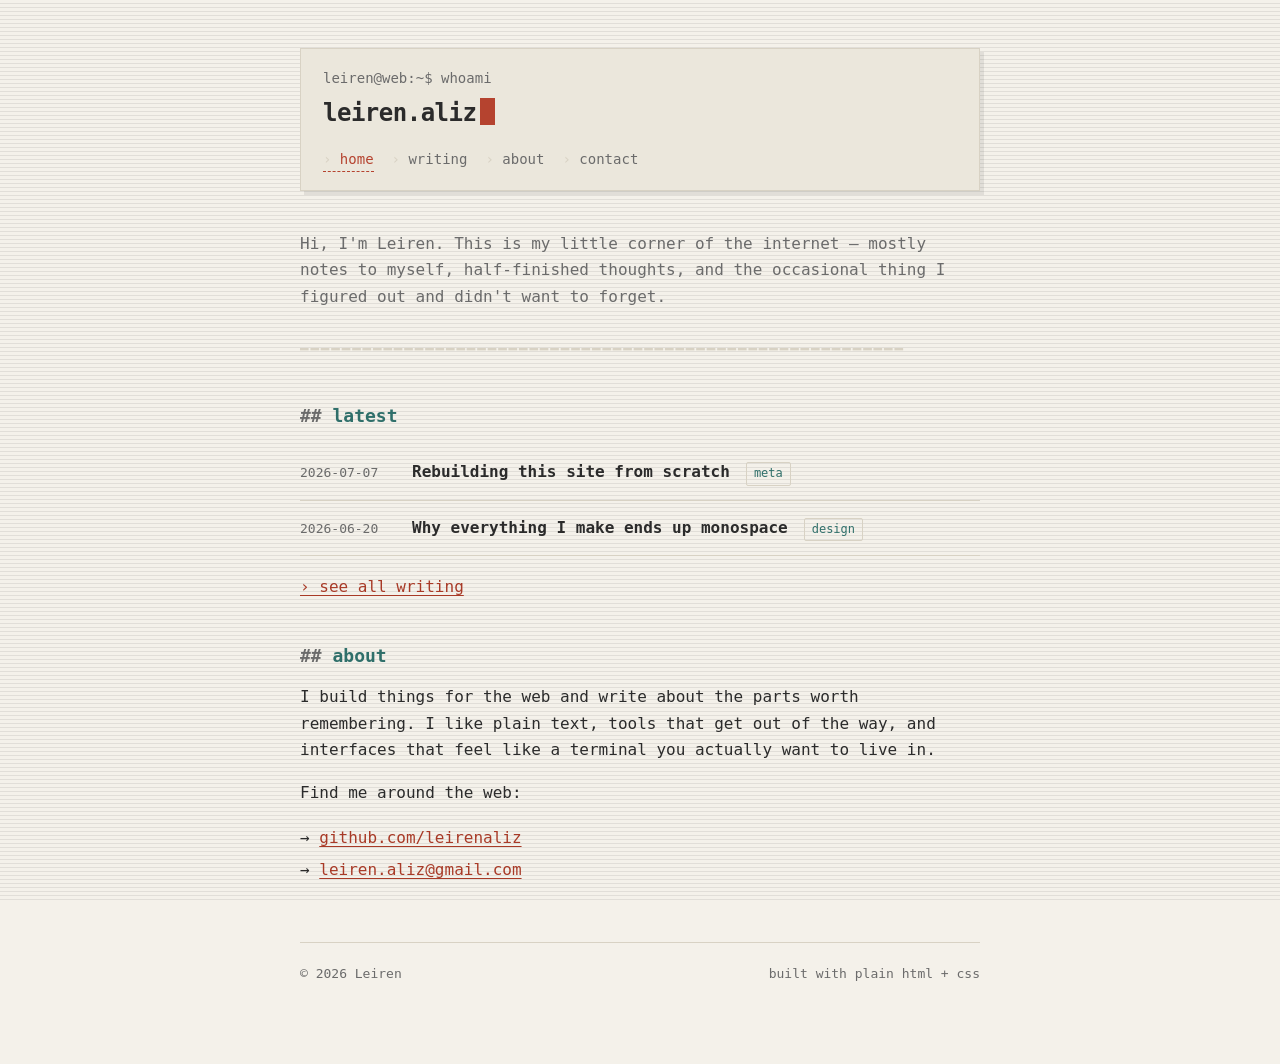
<file: index.html>
<!DOCTYPE html>
<html lang="en">
<head>
  <meta charset="utf-8" />
  <meta name="viewport" content="width=device-width, initial-scale=1" />
  <title>leiren.aliz — writing</title>
  <meta name="description" content="Notes and writing by Leiren. A small monospace corner of the web." />
  <meta name="color-scheme" content="light dark" />
  <link href="styles.css" rel="stylesheet" type="text/css" />
</head>

<body>
  <div class="wrap">

    <header class="masthead">
      <span class="prompt">leiren@web:~$ whoami</span>
      <h1>leiren.aliz<span class="cursor" aria-hidden="true"></span></h1>
      <nav class="topnav" aria-label="Primary">
        <a href="index.html" aria-current="page">home</a>
        <a href="blog.html">writing</a>
        <a href="#about">about</a>
        <a href="mailto:leiren.aliz@gmail.com">contact</a>
      </nav>
    </header>

    <main>
      <p class="lead">
        Hi, I'm Leiren. This is my little corner of the internet — mostly
        notes to myself, half-finished thoughts, and the occasional thing
        I figured out and didn't want to forget.
      </p>

      <div class="ascii-rule" aria-hidden="true">━━━━━━━━━━━━━━━━━━━━━━━━━━━━━━━━━━━━━━━━━━━━━━━━━━━━━━━━━━</div>

      <h2>latest</h2>
      <ul class="postlist">
        <li>
          <time datetime="2026-07-07">2026-07-07</time>
          <a class="title" href="posts/hello-again.html">Rebuilding this site from scratch</a>
          <span class="tag">meta</span>
        </li>
        <li>
          <time datetime="2026-06-20">2026-06-20</time>
          <a class="title" href="posts/on-monospace.html">Why everything I make ends up monospace</a>
          <span class="tag">design</span>
        </li>
      </ul>

      <p style="margin-top:18px;">
        <a href="blog.html">› see all writing</a>
      </p>

      <h2 id="about">about</h2>
      <p>
        I build things for the web and write about the parts worth
        remembering. I like plain text, tools that get out of the way,
        and interfaces that feel like a terminal you actually want to
        live in.
      </p>
      <p>
        Find me around the web:
      </p>
      <ul class="plain" style="line-height:2;">
        <li>→ <a href="https://github.com/leirenaliz">github.com/leirenaliz</a></li>
        <li>→ <a href="mailto:leiren.aliz@gmail.com">leiren.aliz@gmail.com</a></li>
      </ul>
    </main>

    <footer class="site">
      <span>© 2026 Leiren</span>
      <span>built with plain html + css</span>
    </footer>

  </div>
</body>
</html>
</file>
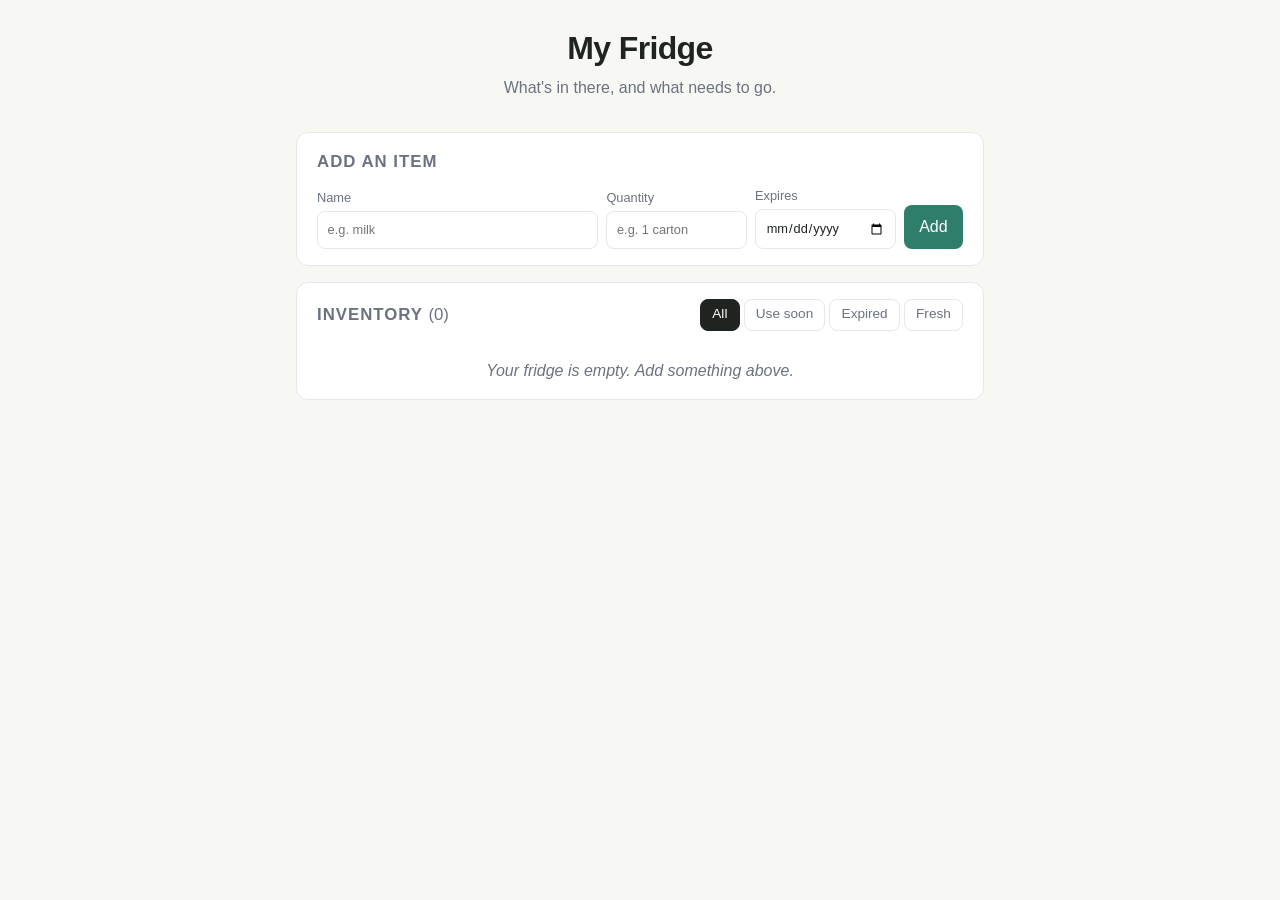
<file: fridge/index.html>
<!DOCTYPE html>
<html lang="en">
<head>
<meta charset="utf-8">
<meta name="viewport" content="width=device-width, initial-scale=1">
<title>My Fridge</title>
<link rel="stylesheet" href="styles.css">
</head>
<body>
<main>
  <header>
    <h1>My Fridge</h1>
    <p class="tagline">What's in there, and what needs to go.</p>
  </header>

  <section class="alerts" id="alerts" hidden>
    <h2>Use soon</h2>
    <ul id="alert-list"></ul>
  </section>

  <section class="add">
    <h2>Add an item</h2>
    <form id="add-form">
      <label>
        Name
        <input type="text" id="name" required placeholder="e.g. milk" autocomplete="off">
      </label>
      <label>
        Quantity
        <input type="text" id="qty" placeholder="e.g. 1 carton" autocomplete="off">
      </label>
      <label>
        Expires
        <input type="date" id="expiry">
      </label>
      <button type="submit">Add</button>
    </form>
  </section>

  <section class="inventory">
    <div class="inventory-header">
      <h2>Inventory <span class="count" id="count">(0)</span></h2>
      <div class="filters">
        <button type="button" class="filter active" data-filter="all">All</button>
        <button type="button" class="filter" data-filter="soon">Use soon</button>
        <button type="button" class="filter" data-filter="expired">Expired</button>
        <button type="button" class="filter" data-filter="fresh">Fresh</button>
      </div>
    </div>
    <ul id="items"></ul>
    <p class="empty" id="empty">Your fridge is empty. Add something above.</p>
  </section>
</main>
<script src="app.js"></script>
</body>
</html>
</file>
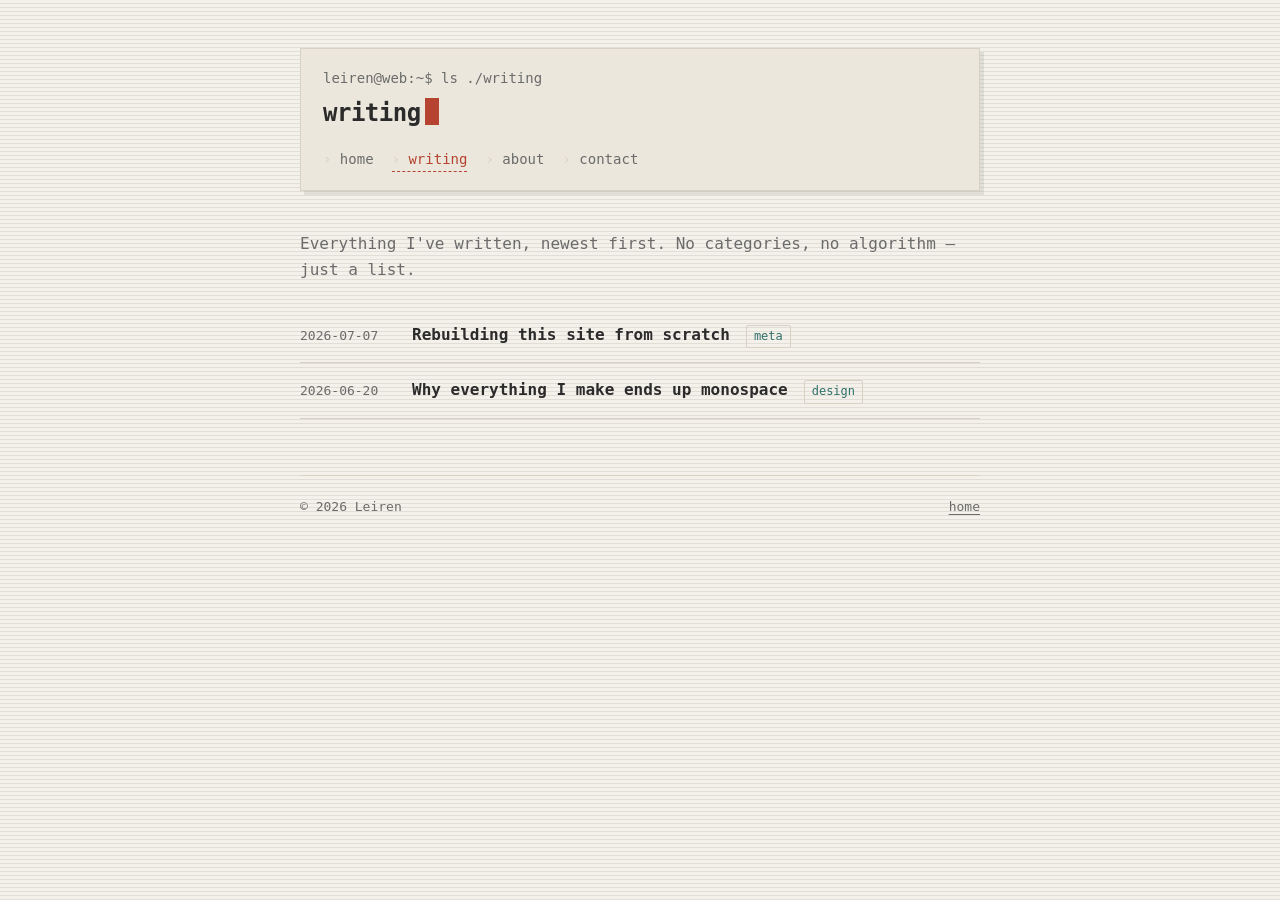
<file: blog.html>
<!DOCTYPE html>
<html lang="en">
<head>
  <meta charset="utf-8" />
  <meta name="viewport" content="width=device-width, initial-scale=1" />
  <title>writing — leiren.aliz</title>
  <meta name="description" content="All writing and notes by Leiren." />
  <meta name="color-scheme" content="light dark" />
  <link href="styles.css" rel="stylesheet" type="text/css" />
</head>

<body>
  <div class="wrap">

    <header class="masthead">
      <span class="prompt">leiren@web:~$ ls ./writing</span>
      <h1>writing<span class="cursor" aria-hidden="true"></span></h1>
      <nav class="topnav" aria-label="Primary">
        <a href="index.html">home</a>
        <a href="blog.html" aria-current="page">writing</a>
        <a href="index.html#about">about</a>
        <a href="mailto:leiren.aliz@gmail.com">contact</a>
      </nav>
    </header>

    <main>
      <p class="lead">
        Everything I've written, newest first. No categories, no
        algorithm — just a list.
      </p>

      <ul class="postlist" style="margin-top:24px;">
        <li>
          <time datetime="2026-07-07">2026-07-07</time>
          <a class="title" href="posts/hello-again.html">Rebuilding this site from scratch</a>
          <span class="tag">meta</span>
        </li>
        <li>
          <time datetime="2026-06-20">2026-06-20</time>
          <a class="title" href="posts/on-monospace.html">Why everything I make ends up monospace</a>
          <span class="tag">design</span>
        </li>
      </ul>
    </main>

    <footer class="site">
      <span>© 2026 Leiren</span>
      <span><a href="index.html">home</a></span>
    </footer>

  </div>
</body>
</html>
</file>
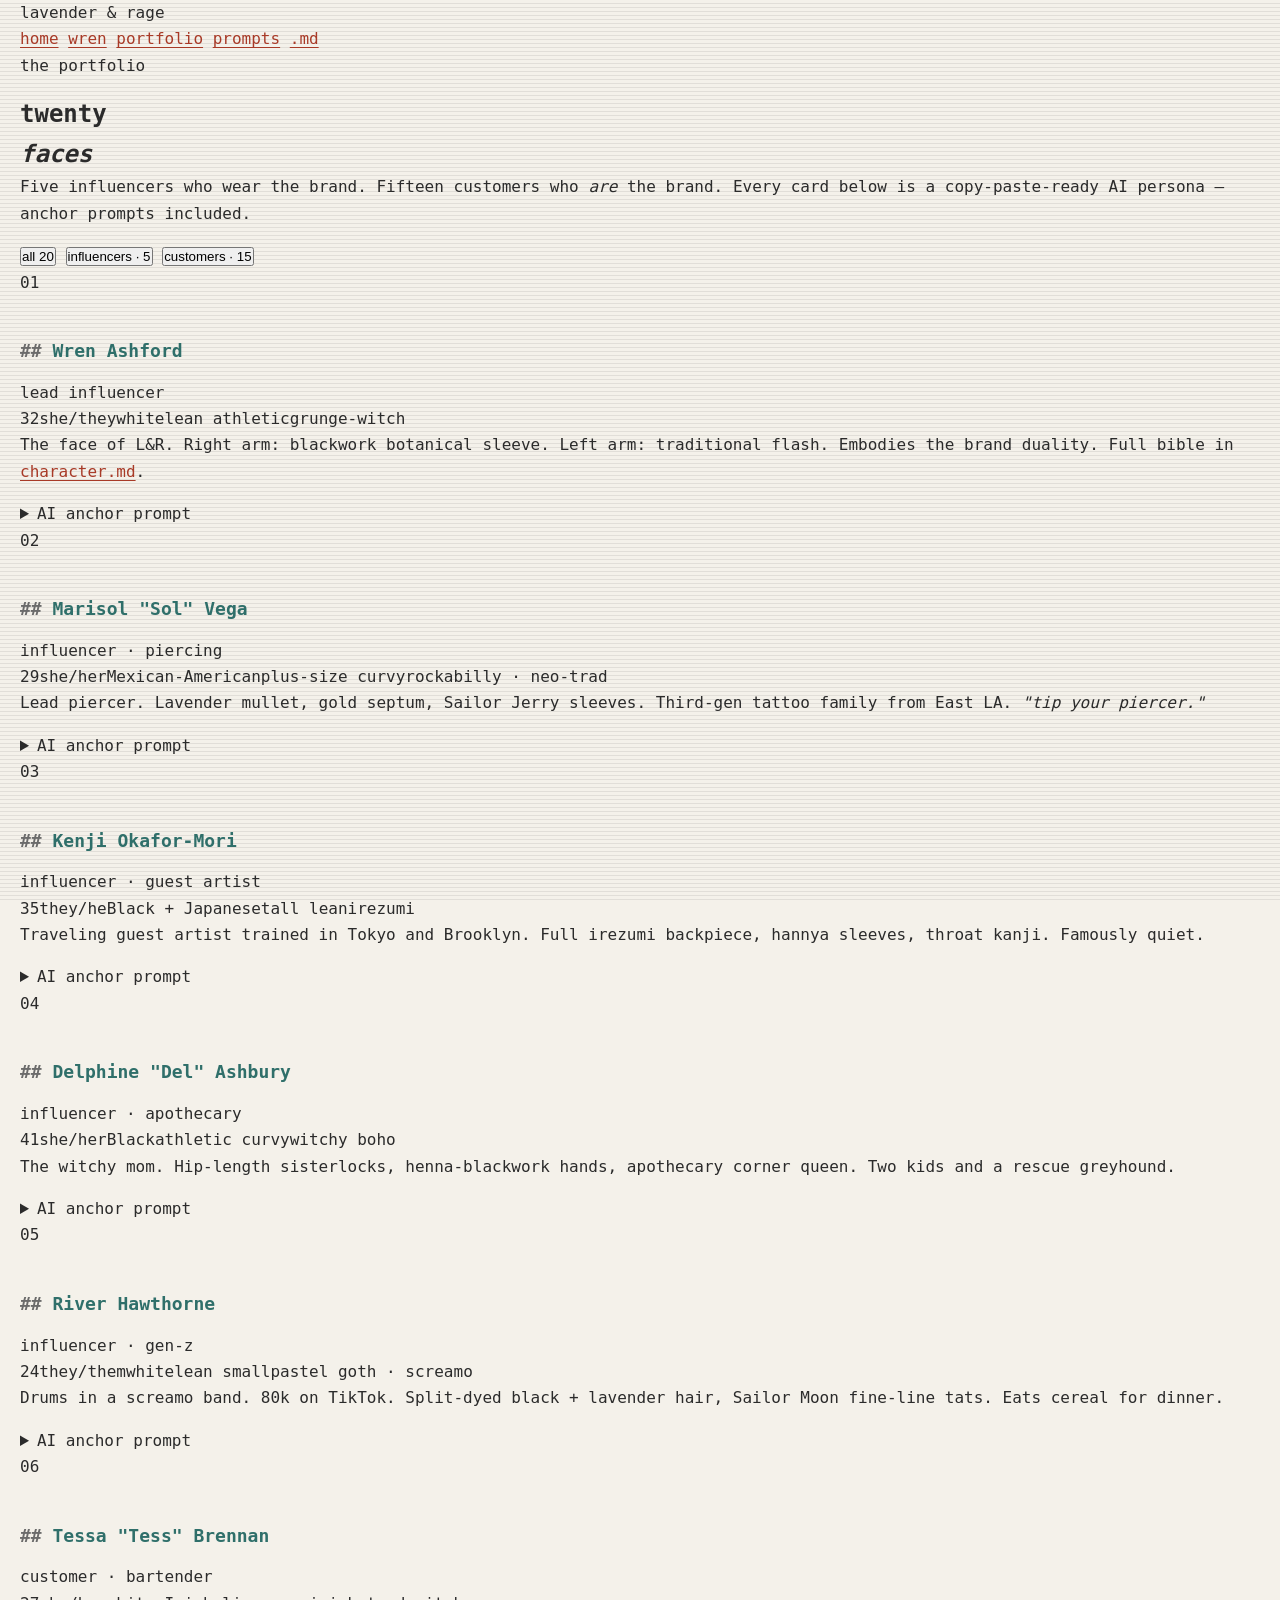
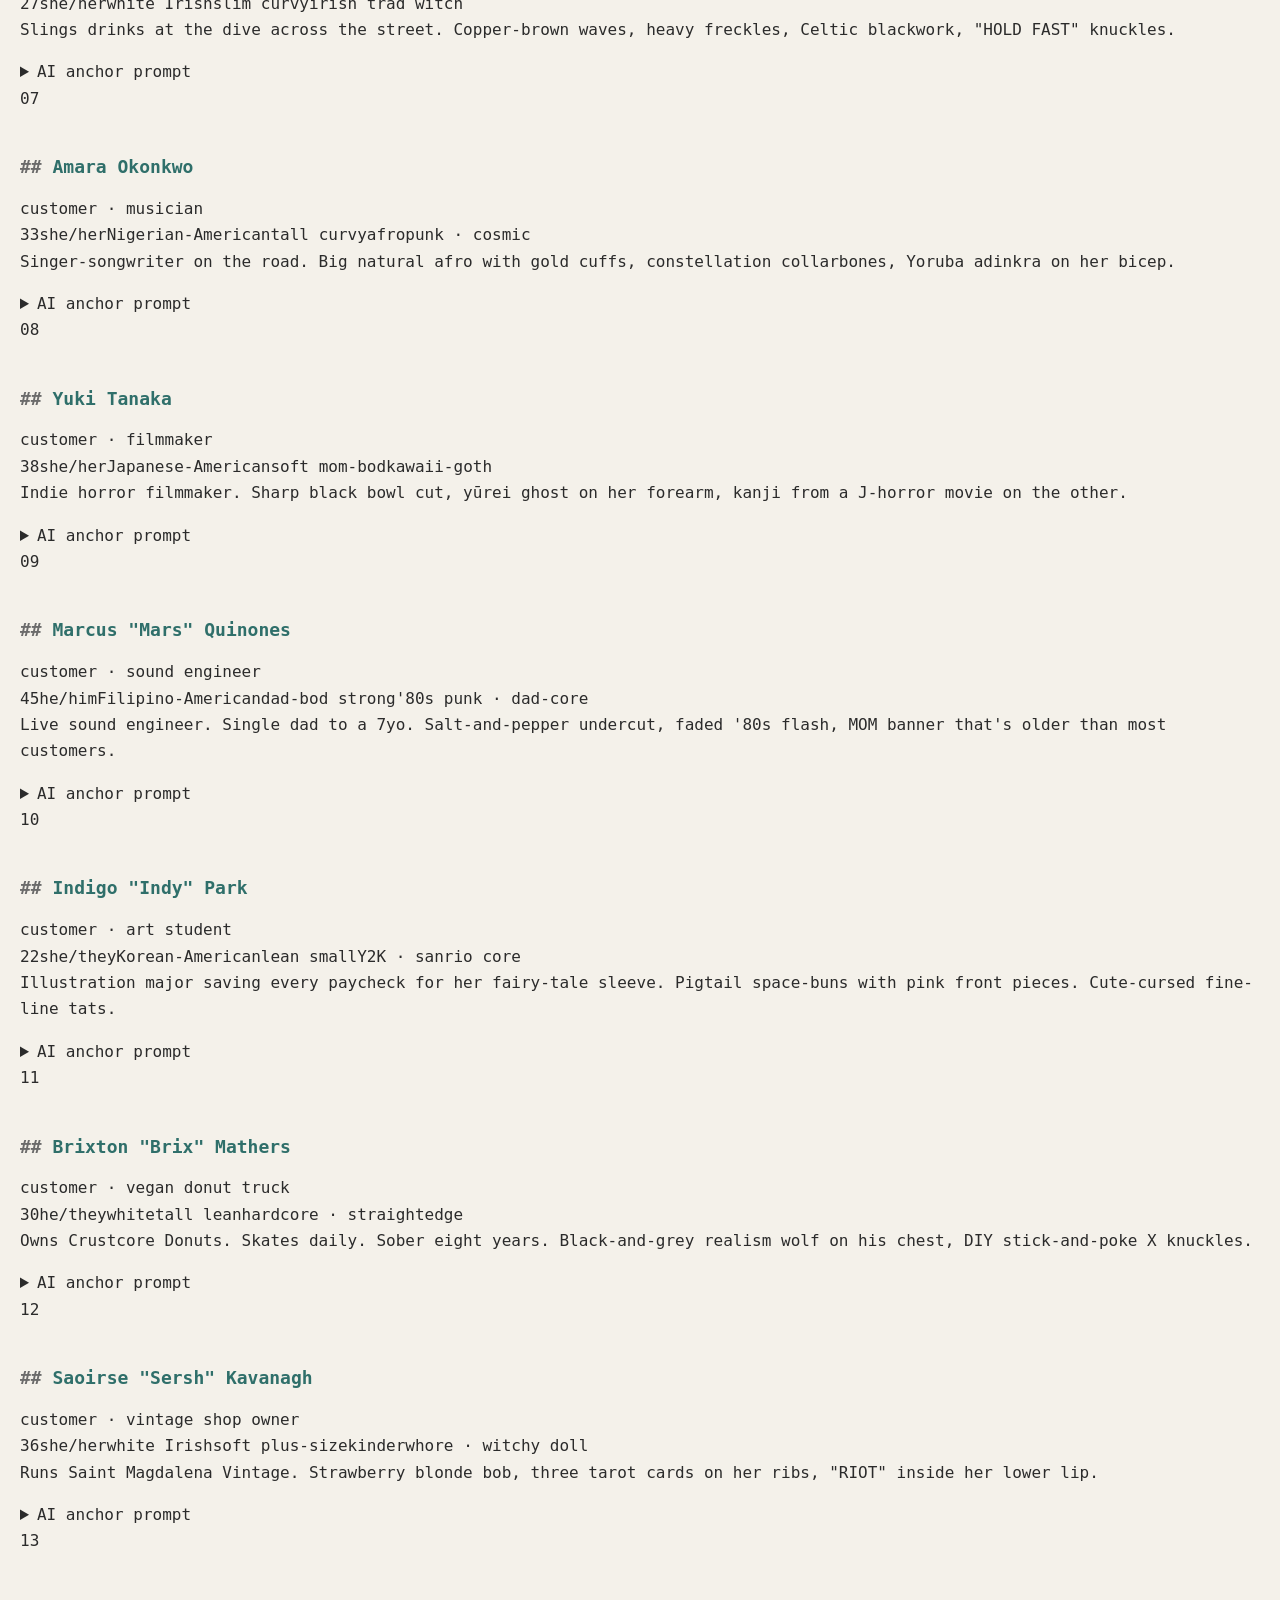
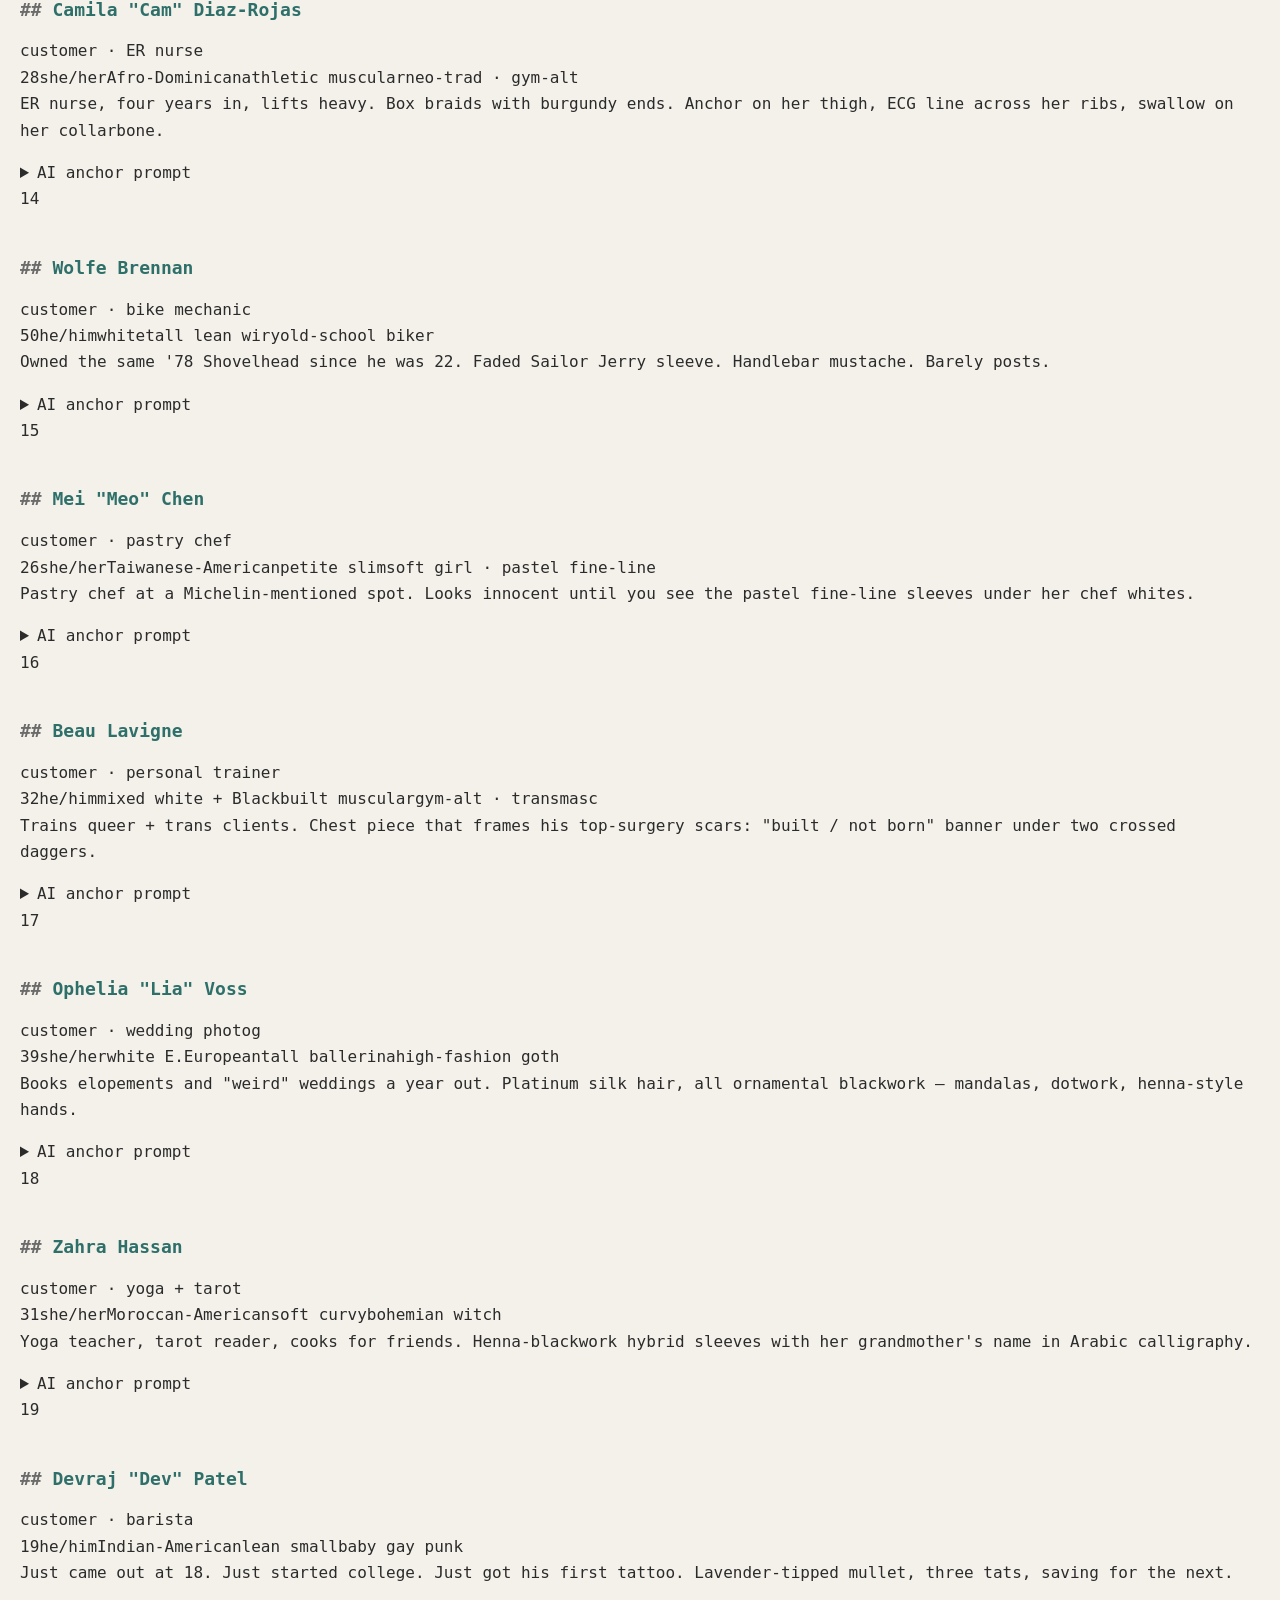
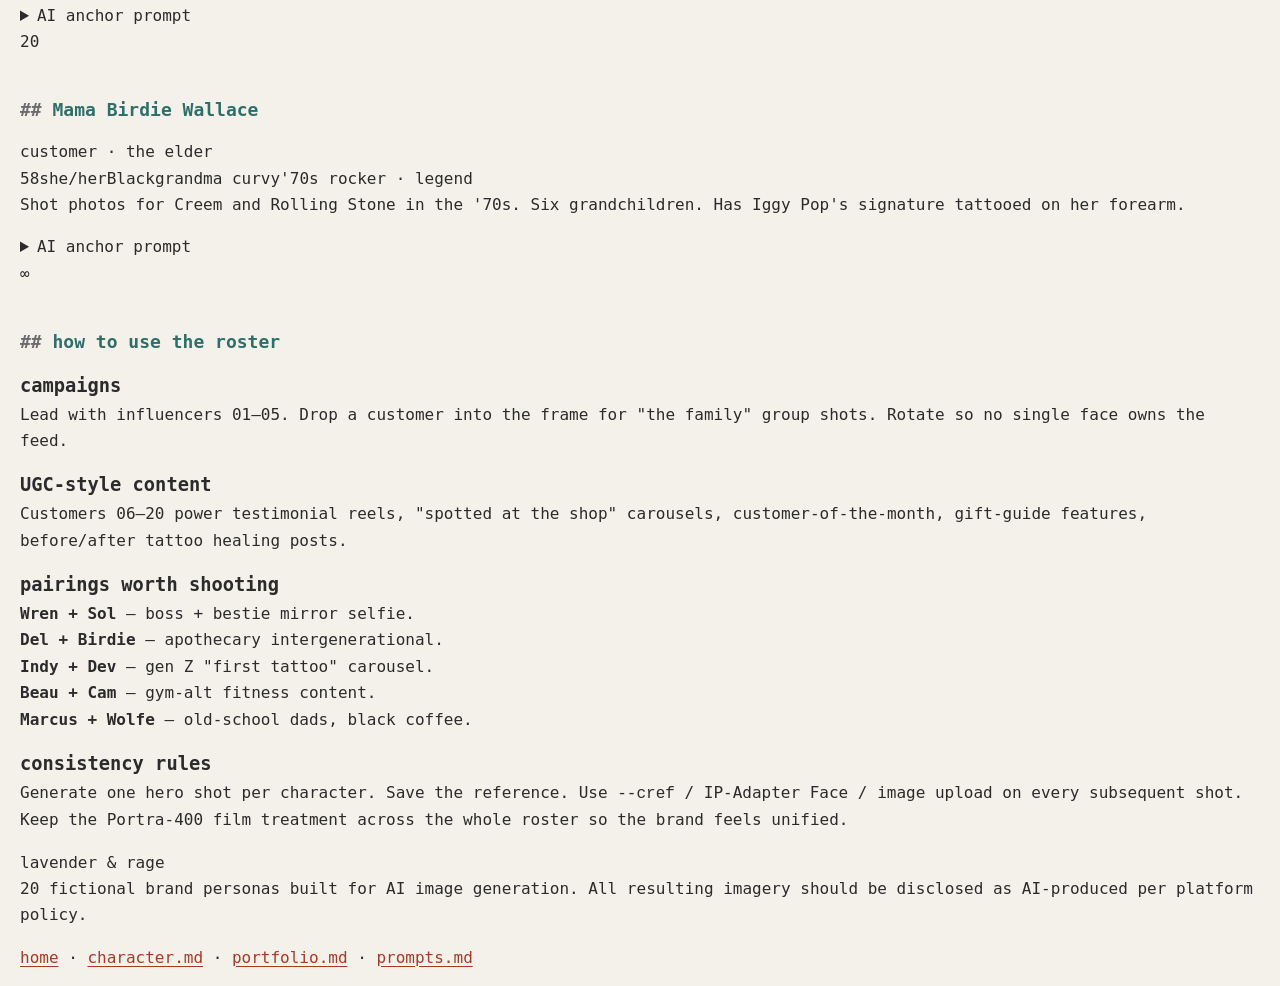
<file: portfolio.html>
<!DOCTYPE html>
<html lang="en">
<head>
  <meta charset="utf-8" />
  <meta name="viewport" content="width=device-width, initial-scale=1" />
  <title>The Portfolio — Lavender & Rage</title>
  <meta name="description" content="20 AI persona references for the Lavender & Rage brand — 5 influencers and 15 customers." />
  <link rel="preconnect" href="https://fonts.googleapis.com">
  <link rel="preconnect" href="https://fonts.gstatic.com" crossorigin>
  <link href="https://fonts.googleapis.com/css2?family=Bebas+Neue&family=Instrument+Serif:ital@0;1&family=Inter:wght@300;400;500;600&display=swap" rel="stylesheet">
  <link href="styles.css" rel="stylesheet" type="text/css">
</head>
<body>

<header class="nav">
  <div class="nav__brand">
    <a href="index.html" style="color:inherit; text-decoration:none;">
      <span class="nav__lavender">lavender</span>
      <span class="nav__amp">&amp;</span>
      <span class="nav__rage">rage</span>
    </a>
  </div>
  <nav class="nav__links">
    <a href="index.html">home</a>
    <a href="index.html#bio">wren</a>
    <a href="portfolio.html" class="nav__active">portfolio</a>
    <a href="index.html#prompts">prompts</a>
    <a href="portfolio.md">.md</a>
  </nav>
</header>

<section class="portfolio-hero">
  <p class="hero__kicker">the portfolio</p>
  <h1 class="hero__name">twenty<br><em>faces</em></h1>
  <p class="hero__lede">
    Five <span class="lav">influencers</span> who wear the brand.
    Fifteen <span class="rage">customers</span> who <em>are</em> the brand.
    Every card below is a copy-paste-ready AI persona — anchor prompts included.
  </p>
  <div class="filter-bar">
    <button class="filter-btn filter-btn--active" data-filter="all">all 20</button>
    <button class="filter-btn" data-filter="influencer">influencers · 5</button>
    <button class="filter-btn" data-filter="customer">customers · 15</button>
  </div>
</section>

<section class="portfolio-grid" id="grid">

<!-- ============ INFLUENCERS ============ -->

<article class="persona" data-role="influencer">
  <div class="persona__head">
    <span class="persona__num">01</span>
    <div class="persona__title">
      <h2>Wren Ashford</h2>
      <span class="persona__role persona__role--inf">lead influencer</span>
    </div>
  </div>
  <div class="persona__tags">
    <span>32</span><span>she/they</span><span>white</span><span>lean athletic</span><span>grunge-witch</span>
  </div>
  <p class="persona__pitch">
    The face of L&amp;R. Right arm: blackwork botanical sleeve. Left arm: traditional flash.
    Embodies the brand duality. Full bible in <a href="character.md">character.md</a>.
  </p>
  <details class="persona__prompt">
    <summary>AI anchor prompt</summary>
    <pre><code>See character.md for full anchor block — too detailed for a card. Use that one verbatim.</code></pre>
  </details>
</article>

<article class="persona" data-role="influencer">
  <div class="persona__head">
    <span class="persona__num">02</span>
    <div class="persona__title">
      <h2>Marisol "Sol" Vega</h2>
      <span class="persona__role persona__role--inf">influencer · piercing</span>
    </div>
  </div>
  <div class="persona__tags">
    <span>29</span><span>she/her</span><span>Mexican-American</span><span>plus-size curvy</span><span>rockabilly · neo-trad</span>
  </div>
  <p class="persona__pitch">
    Lead piercer. Lavender mullet, gold septum, Sailor Jerry sleeves. Third-gen tattoo family from East LA. <em>"tip your piercer."</em>
  </p>
  <details class="persona__prompt">
    <summary>AI anchor prompt</summary>
    <pre><code>29-year-old Mexican-American woman, plus-size curvy hourglass build, warm tan skin with golden undertone, dark almond eyes with sharp black winged liner, full lips with red matte lipstick, deep dimples, shoulder-length lavender mullet with dark roots and soft side bangs, gold septum clicker hoop, double helix piercings, smiley piercing. Heavily tattooed in Sailor Jerry American traditional style — sugar skulls, roses, dagger pin-ups, swallows in red and black ink — "MIJA" old-english across right knuckles. Wearing high-waist cherry-print shorts and oxblood ribbed crop tank, large gold doorknocker hoop earrings. Confident smiling expression.</code></pre>
  </details>
</article>

<article class="persona" data-role="influencer">
  <div class="persona__head">
    <span class="persona__num">03</span>
    <div class="persona__title">
      <h2>Kenji Okafor-Mori</h2>
      <span class="persona__role persona__role--inf">influencer · guest artist</span>
    </div>
  </div>
  <div class="persona__tags">
    <span>35</span><span>they/he</span><span>Black + Japanese</span><span>tall lean</span><span>irezumi</span>
  </div>
  <p class="persona__pitch">
    Traveling guest artist trained in Tokyo and Brooklyn. Full irezumi backpiece, hannya sleeves, throat kanji. Famously quiet.
  </p>
  <details class="persona__prompt">
    <summary>AI anchor prompt</summary>
    <pre><code>35-year-old mixed-race Black and Japanese non-binary person, tall lean wiry build, rich brown skin, sharp cheekbones, dark almond eyes, thick straight brows, neat short black beard, shaved head with deep undercut fade. Surgical-steel septum ring, double lip piercings (snakebites). Heavily tattooed in traditional Japanese irezumi style — koi-to-dragon backpiece, sleeves of waves, peonies, hannya masks, tattooed hands and throat. Wearing a fitted black sleeveless henley, gold chain stack, silver thumb rings. Calm focused expression.</code></pre>
  </details>
</article>

<article class="persona" data-role="influencer">
  <div class="persona__head">
    <span class="persona__num">04</span>
    <div class="persona__title">
      <h2>Delphine "Del" Ashbury</h2>
      <span class="persona__role persona__role--inf">influencer · apothecary</span>
    </div>
  </div>
  <div class="persona__tags">
    <span>41</span><span>she/her</span><span>Black</span><span>athletic curvy</span><span>witchy boho</span>
  </div>
  <p class="persona__pitch">
    The witchy mom. Hip-length sisterlocks, henna-blackwork hands, apothecary corner queen. Two kids and a rescue greyhound.
  </p>
  <details class="persona__prompt">
    <summary>AI anchor prompt</summary>
    <pre><code>41-year-old Black woman, athletic curvy build, deep brown glowing skin with freckles across cheekbones, wide-set warm brown eyes, full lips. Hip-length sisterlocks with deep aubergine-black dyed tips, half-up with a silk bandana. Gold septum hoop, gold nostril stud, single conch hoop, multiple gold lobe studs. Henna-style blackwork tattoos covering both hands and flowing up forearms, crescent moon under right collarbone, fine-line spine tattoo. Wearing linen wide-leg pants and a dusty-lavender ribbed tank top tucked in, layered gold chains, stack of brass bangles. Warm grounded smile.</code></pre>
  </details>
</article>

<article class="persona" data-role="influencer">
  <div class="persona__head">
    <span class="persona__num">05</span>
    <div class="persona__title">
      <h2>River Hawthorne</h2>
      <span class="persona__role persona__role--inf">influencer · gen-z</span>
    </div>
  </div>
  <div class="persona__tags">
    <span>24</span><span>they/them</span><span>white</span><span>lean small</span><span>pastel goth · screamo</span>
  </div>
  <p class="persona__pitch">
    Drums in a screamo band. 80k on TikTok. Split-dyed black + lavender hair, Sailor Moon fine-line tats. Eats cereal for dinner.
  </p>
  <details class="persona__prompt">
    <summary>AI anchor prompt</summary>
    <pre><code>24-year-old white non-binary person, lean small frame, pale skin with subtle acne scars, big dark hazel eyes with long lashes, soft jaw, full lower lip, no makeup besides smudged black eyeliner. Choppy chin-length hair split-dyed half jet-black and half dusty lavender, heavy side-swept bangs. Silver U-shape septum ring, spider bites lip piercings, industrial ear barbell. Fine-line Sailor Moon style tattoos covering arms — crescent moon wand, smiley face with X eyes, "GIRL" knuckle tattoo, tiny lavender sprig behind ear. Wearing oversized washed-black tank top (blank chest), kandi bracelets, chunky platform Mary Janes. Sleepy disaffected expression.</code></pre>
  </details>
</article>

<!-- ============ CUSTOMERS ============ -->

<article class="persona" data-role="customer">
  <div class="persona__head">
    <span class="persona__num">06</span>
    <div class="persona__title">
      <h2>Tessa "Tess" Brennan</h2>
      <span class="persona__role persona__role--cus">customer · bartender</span>
    </div>
  </div>
  <div class="persona__tags">
    <span>27</span><span>she/her</span><span>white Irish</span><span>slim curvy</span><span>irish trad witch</span>
  </div>
  <p class="persona__pitch">
    Slings drinks at the dive across the street. Copper-brown waves, heavy freckles, Celtic blackwork, "HOLD FAST" knuckles.
  </p>
  <details class="persona__prompt">
    <summary>AI anchor prompt</summary>
    <pre><code>27-year-old white Irish-American woman, slim curvy build, pale skin with heavy freckles across nose and cheeks and arms, pale green eyes, sharp nose, copper-brown hair to mid-back with loose natural waves and blunt-cut bangs. Small silver septum ring, single right-side lip ring, triple lobe piercings. Celtic blackwork tattoos — triquetra on sternum, tree of life inner forearm, rowan berries wrist wrap, "HOLD FAST" knuckle tattoos. Wearing a fitted black ribbed tank top, dark green flannel tied at waist, Levi's jeans. Wry sideways smile.</code></pre>
  </details>
</article>

<article class="persona" data-role="customer">
  <div class="persona__head">
    <span class="persona__num">07</span>
    <div class="persona__title">
      <h2>Amara Okonkwo</h2>
      <span class="persona__role persona__role--cus">customer · musician</span>
    </div>
  </div>
  <div class="persona__tags">
    <span>33</span><span>she/her</span><span>Nigerian-American</span><span>tall curvy</span><span>afropunk · cosmic</span>
  </div>
  <p class="persona__pitch">
    Singer-songwriter on the road. Big natural afro with gold cuffs, constellation collarbones, Yoruba adinkra on her bicep.
  </p>
  <details class="persona__prompt">
    <summary>AI anchor prompt</summary>
    <pre><code>33-year-old Black Nigerian-American woman, tall curvy hourglass build at 5'10", rich dark brown skin with dewy glow, large dark eyes, full lips with a small natural beauty mark above the right corner. Big natural Afro hair styled in a half-up halo with gold cuffs woven through. Gold septum hoop, both nostrils pierced, helix and daith piercings. Fine-line constellation tattoos across both collarbones, Yoruba adinkra symbols on inner left bicep, fine-line stars on both hands. Wearing a bone-white silk slip dress over a fitted black ribbed tank, layered long gold chains with coin pendants, gold body chain. Confident soft smile.</code></pre>
  </details>
</article>

<article class="persona" data-role="customer">
  <div class="persona__head">
    <span class="persona__num">08</span>
    <div class="persona__title">
      <h2>Yuki Tanaka</h2>
      <span class="persona__role persona__role--cus">customer · filmmaker</span>
    </div>
  </div>
  <div class="persona__tags">
    <span>38</span><span>she/her</span><span>Japanese-American</span><span>soft mom-bod</span><span>kawaii-goth</span>
  </div>
  <p class="persona__pitch">
    Indie horror filmmaker. Sharp black bowl cut, yūrei ghost on her forearm, kanji from a J-horror movie on the other.
  </p>
  <details class="persona__prompt">
    <summary>AI anchor prompt</summary>
    <pre><code>38-year-old Japanese-American woman, soft mom-bod build, warm ivory skin with fine smile lines around the eyes, round face, button nose, small full lips with neutral lip balm. Jet-black bowl cut with sharp blunt micro-bangs. Tiny silver nose stud on the left, double helix piercings, four black lobe studs per ear. Japanese horror style tattoos — black-ink yūrei ghost on inner left forearm with single red drip, black cat on right calf, tiny ghost in left thumb webbing, vertical kanji on outer right forearm. Wearing an oversized washed-black tank top (blank chest), baggy black carpenter jeans, vintage Casio watch. Calm half-smile.</code></pre>
  </details>
</article>

<article class="persona" data-role="customer">
  <div class="persona__head">
    <span class="persona__num">09</span>
    <div class="persona__title">
      <h2>Marcus "Mars" Quinones</h2>
      <span class="persona__role persona__role--cus">customer · sound engineer</span>
    </div>
  </div>
  <div class="persona__tags">
    <span>45</span><span>he/him</span><span>Filipino-American</span><span>dad-bod strong</span><span>'80s punk · dad-core</span>
  </div>
  <p class="persona__pitch">
    Live sound engineer. Single dad to a 7yo. Salt-and-pepper undercut, faded '80s flash, MOM banner that's older than most customers.
  </p>
  <details class="persona__prompt">
    <summary>AI anchor prompt</summary>
    <pre><code>45-year-old Filipino-American man, dad-bod with strong broad shoulders, warm brown skin, deep laugh lines, kind dark eyes, slightly broken nose, greying goatee, salt-and-pepper undercut hair with longer top pushed back. Stretched 4g lobe plugs, small silver septum retainer. Faded 1980s American traditional tattoos — eagle on chest, Misfits skull on shoulder, "MOM" banner on left forearm, swallows on hands, ink slightly faded from age. Wearing a vintage black band tank top, Carhartt canvas pants. Warm crinkly-eyed smile.</code></pre>
  </details>
</article>

<article class="persona" data-role="customer">
  <div class="persona__head">
    <span class="persona__num">10</span>
    <div class="persona__title">
      <h2>Indigo "Indy" Park</h2>
      <span class="persona__role persona__role--cus">customer · art student</span>
    </div>
  </div>
  <div class="persona__tags">
    <span>22</span><span>she/they</span><span>Korean-American</span><span>lean small</span><span>Y2K · sanrio core</span>
  </div>
  <p class="persona__pitch">
    Illustration major saving every paycheck for her fairy-tale sleeve. Pigtail space-buns with pink front pieces. Cute-cursed fine-line tats.
  </p>
  <details class="persona__prompt">
    <summary>AI anchor prompt</summary>
    <pre><code>22-year-old Korean-American woman, lean small petite frame at 5'1", porcelain skin, large dark almond eyes with thick black lower lashes, small straight nose, pouty lower lip with pink gloss. Long jet-black hair to waist with chunky baby-pink front pieces, styled in two high pigtail space-buns with face-framing strands. Tiny silver heart septum ring, bridge piercing between eyes, spider bites lip piercings, industrial ear barbell. Fine-line Y2K cute-cursed tattoos — Hello Kitty with X eyes inner forearm, broken heart on right thigh, "♡" on left wrist, in-progress outline-only half sleeve of fairy tale forest on right arm. Wearing a cropped washed-black baby tank top (blank chest), low-rise baggy jeans with butterfly belt. Soft pout expression.</code></pre>
  </details>
</article>

<article class="persona" data-role="customer">
  <div class="persona__head">
    <span class="persona__num">11</span>
    <div class="persona__title">
      <h2>Brixton "Brix" Mathers</h2>
      <span class="persona__role persona__role--cus">customer · vegan donut truck</span>
    </div>
  </div>
  <div class="persona__tags">
    <span>30</span><span>he/they</span><span>white</span><span>tall lean</span><span>hardcore · straightedge</span>
  </div>
  <p class="persona__pitch">
    Owns Crustcore Donuts. Skates daily. Sober eight years. Black-and-grey realism wolf on his chest, DIY stick-and-poke X knuckles.
  </p>
  <details class="persona__prompt">
    <summary>AI anchor prompt</summary>
    <pre><code>30-year-old white masculine non-binary person, tall lean build at 6'0", pale skin, sharp jaw, hooded blue eyes, faded scar through right eyebrow, patchy stubble. Buzzed sides with scruffy longer top hair. Black-coated horseshoe septum ring, stretched 2g black lobe plugs. Black-and-grey realism tattoos — wolf head on left chest, skateboard on right calf, "STRAIGHT EDGE" X tattoo across belly, grandma portrait inner left bicep. Tattooed hands and neck. Stick-and-poke X's on knuckles. Wearing a cropped washed-black hoodie (blank chest), baggy Dickies pants. Dead-pan stare.</code></pre>
  </details>
</article>

<article class="persona" data-role="customer">
  <div class="persona__head">
    <span class="persona__num">12</span>
    <div class="persona__title">
      <h2>Saoirse "Sersh" Kavanagh</h2>
      <span class="persona__role persona__role--cus">customer · vintage shop owner</span>
    </div>
  </div>
  <div class="persona__tags">
    <span>36</span><span>she/her</span><span>white Irish</span><span>soft plus-size</span><span>kinderwhore · witchy doll</span>
  </div>
  <p class="persona__pitch">
    Runs Saint Magdalena Vintage. Strawberry blonde bob, three tarot cards on her ribs, "RIOT" inside her lower lip.
  </p>
  <details class="persona__prompt">
    <summary>AI anchor prompt</summary>
    <pre><code>36-year-old white Irish-American woman, soft plus-size fat femme build, pale skin with rosy cheeks and light freckle dusting, blue-grey eyes with heavy black lashes, pillowy lips with cherry-red matte lipstick. Strawberry-blonde chin-length bob with heavy curtain bangs. Silver heart septum clicker, left nostril stud, three lobe piercings, tiny crescent under-eye cosmetic-style tattoo. Blackwork tattoos including a moth on inner left thigh, three tarot cards on left ribs, spiderweb on elbows. Wearing an oxblood velvet slip dress over a black ribbed tank top, vintage Bakelite jewelry, tiny gold cross necklace. Soft doe-eyed expression.</code></pre>
  </details>
</article>

<article class="persona" data-role="customer">
  <div class="persona__head">
    <span class="persona__num">13</span>
    <div class="persona__title">
      <h2>Camila "Cam" Diaz-Rojas</h2>
      <span class="persona__role persona__role--cus">customer · ER nurse</span>
    </div>
  </div>
  <div class="persona__tags">
    <span>28</span><span>she/her</span><span>Afro-Dominican</span><span>athletic muscular</span><span>neo-trad · gym-alt</span>
  </div>
  <p class="persona__pitch">
    ER nurse, four years in, lifts heavy. Box braids with burgundy ends. Anchor on her thigh, ECG line across her ribs, swallow on her collarbone.
  </p>
  <details class="persona__prompt">
    <summary>AI anchor prompt</summary>
    <pre><code>28-year-old Afro-Latina Dominican-American woman, athletic muscular build at 5'7", warm caramel-brown skin, defined cheekbones, hazel-brown eyes, square jaw, full lips with nude glossy lipstick. Box braids to mid-back with deep burgundy ends in a high ponytail. Gold septum hoop, daith piercing right ear, three gold lobe studs per ear. Neo-traditional tattoos with bold color — anchor with banner on outer right thigh, swallow on left collarbone, traditional rose on right forearm, ECG-line tattoo across left ribs. Wearing a fitted black ribbed athletic tank top (blank chest), high-waist black athletic shorts. Strong confident smirk.</code></pre>
  </details>
</article>

<article class="persona" data-role="customer">
  <div class="persona__head">
    <span class="persona__num">14</span>
    <div class="persona__title">
      <h2>Wolfe Brennan</h2>
      <span class="persona__role persona__role--cus">customer · bike mechanic</span>
    </div>
  </div>
  <div class="persona__tags">
    <span>50</span><span>he/him</span><span>white</span><span>tall lean wiry</span><span>old-school biker</span>
  </div>
  <p class="persona__pitch">
    Owned the same '78 Shovelhead since he was 22. Faded Sailor Jerry sleeve. Handlebar mustache. Barely posts.
  </p>
  <details class="persona__prompt">
    <summary>AI anchor prompt</summary>
    <pre><code>50-year-old white man, tall lean wiry build at 6'2", sun-leathered tan skin, deep crow's feet, sharp ice-blue eyes, sharp nose, salt-and-pepper handlebar mustache. Long salt-and-pepper hair pulled into a low ponytail. Heavily tattooed in faded vintage Sailor Jerry American traditional style — 30+ years old, soft blue-green faded ink. Anchor on left forearm, pin-up girl inner right bicep, "MOTHER" heart banner, "LOVE HATE" knuckle tattoos. Wearing a white ribbed tank top (blank chest), black leather vest, silver skull ring. Stoic neutral expression with squinting sun-eyes.</code></pre>
  </details>
</article>

<article class="persona" data-role="customer">
  <div class="persona__head">
    <span class="persona__num">15</span>
    <div class="persona__title">
      <h2>Mei "Meo" Chen</h2>
      <span class="persona__role persona__role--cus">customer · pastry chef</span>
    </div>
  </div>
  <div class="persona__tags">
    <span>26</span><span>she/her</span><span>Taiwanese-American</span><span>petite slim</span><span>soft girl · pastel fine-line</span>
  </div>
  <p class="persona__pitch">
    Pastry chef at a Michelin-mentioned spot. Looks innocent until you see the pastel fine-line sleeves under her chef whites.
  </p>
  <details class="persona__prompt">
    <summary>AI anchor prompt</summary>
    <pre><code>26-year-old Taiwanese-American woman, petite slim build at 5'2", porcelain skin with rosy undertone, almond eyes, small nose, heart-shaped face, soft round lips with nude pink lipstick. Long jet-black silk-straight hair styled in a low chignon. Single tiny gold nostril stud on right, double helix piercings. Heavily tattooed pastel fine-line full sleeves — peonies, peaches, mochi rabbits, cherry blossoms, small dragon coiled around left elbow — soft watercolor pastel palette. Wearing a cream knit cardigan open over an oxblood ribbed tank top (blank chest), small gold heart necklace. Soft gentle smile.</code></pre>
  </details>
</article>

<article class="persona" data-role="customer">
  <div class="persona__head">
    <span class="persona__num">16</span>
    <div class="persona__title">
      <h2>Beau Lavigne</h2>
      <span class="persona__role persona__role--cus">customer · personal trainer</span>
    </div>
  </div>
  <div class="persona__tags">
    <span>32</span><span>he/him</span><span>mixed white + Black</span><span>built muscular</span><span>gym-alt · transmasc</span>
  </div>
  <p class="persona__pitch">
    Trains queer + trans clients. Chest piece that frames his top-surgery scars: "built / not born" banner under two crossed daggers.
  </p>
  <details class="persona__prompt">
    <summary>AI anchor prompt</summary>
    <pre><code>32-year-old mixed-race white and Black transmasc man, built muscular athletic body at 5'9", medium tan skin, square jaw, light scruffy beard, big warm brown eyes with thick lashes, gap between front teeth, short curly black hair with faded sides. Small silver septum clicker, single left nostril stud. Bold-line American traditional tattoos including a chest piece that frames top-surgery scars with two crossed daggers under each pec and a "built / not born" banner. Full traditional sleeves, "MOM" on forearm, roses on hands. Wearing a black sleeveless training shirt (visible chest piece), grey joggers, gold hoop in left ear. Confident proud smile.</code></pre>
  </details>
</article>

<article class="persona" data-role="customer">
  <div class="persona__head">
    <span class="persona__num">17</span>
    <div class="persona__title">
      <h2>Ophelia "Lia" Voss</h2>
      <span class="persona__role persona__role--cus">customer · wedding photog</span>
    </div>
  </div>
  <div class="persona__tags">
    <span>39</span><span>she/her</span><span>white E.European</span><span>tall ballerina</span><span>high-fashion goth</span>
  </div>
  <p class="persona__pitch">
    Books elopements and "weird" weddings a year out. Platinum silk hair, all ornamental blackwork — mandalas, dotwork, henna-style hands.
  </p>
  <details class="persona__prompt">
    <summary>AI anchor prompt</summary>
    <pre><code>39-year-old white Eastern European descent woman, tall lean ballerina frame at 5'9", translucent pale skin, sharp angular cheekbones, pale grey eyes, thin sharp nose, narrow lips with dark wine matte lipstick. Platinum white-blonde silk-straight hair to mid-back in a low chignon. Fine gold bridge piercing between eyes, single nostril stud, three dainty gold lobe studs. Ornamental blackwork tattoos — mandala on sternum, geometric chest decoration framing collarbones, dotwork moth, henna-style blackwork on hands and forearms, ornamental crown back of neck. Wearing a fitted sheer black turtleneck under a black slip dress, oversized cream linen blazer. Serene ethereal expression.</code></pre>
  </details>
</article>

<article class="persona" data-role="customer">
  <div class="persona__head">
    <span class="persona__num">18</span>
    <div class="persona__title">
      <h2>Zahra Hassan</h2>
      <span class="persona__role persona__role--cus">customer · yoga + tarot</span>
    </div>
  </div>
  <div class="persona__tags">
    <span>31</span><span>she/her</span><span>Moroccan-American</span><span>soft curvy</span><span>bohemian witch</span>
  </div>
  <p class="persona__pitch">
    Yoga teacher, tarot reader, cooks for friends. Henna-blackwork hybrid sleeves with her grandmother's name in Arabic calligraphy.
  </p>
  <details class="persona__prompt">
    <summary>AI anchor prompt</summary>
    <pre><code>31-year-old Moroccan-American woman, soft curvy hourglass build at 5'6", olive-tan skin with golden undertone, large dark brown eyes with kohl liner, full lips with nude rose lipstick, defined arched brows. Long curly dark-brown-to-black hair past her ribs, half-up in a loose bun with curtain pieces. Gold septum hoop, gold left nostril ring, three mixed gold lobe hoops. Henna-meets-blackwork tattoos — flowing botanical lines down both arms with Arabic calligraphy integrated, ornamental hand-of-Fatima on right palm, fine Arabic script across collarbones, fine evil eye on inner left wrist. Wearing a dusty-lavender bralette tank (blank chest area) under an open oversized cream linen button-down, gold layered necklaces. Warm calm smile.</code></pre>
  </details>
</article>

<article class="persona" data-role="customer">
  <div class="persona__head">
    <span class="persona__num">19</span>
    <div class="persona__title">
      <h2>Devraj "Dev" Patel</h2>
      <span class="persona__role persona__role--cus">customer · barista</span>
    </div>
  </div>
  <div class="persona__tags">
    <span>19</span><span>he/him</span><span>Indian-American</span><span>lean small</span><span>baby gay punk</span>
  </div>
  <p class="persona__pitch">
    Just came out at 18. Just started college. Just got his first tattoo. Lavender-tipped mullet, three tats, saving for the next.
  </p>
  <details class="persona__prompt">
    <summary>AI anchor prompt</summary>
    <pre><code>19-year-old Indian-American man, lean small frame at 5'7", warm brown skin, big dark expressive eyes with thick lashes, soft baby face, neat eyebrows, faint mustache. Mullet hair dyed dusty lavender at the tips with dark roots, short fringe in front. Single small gold hoop in left ear. Three tattoos — small luna moth on left ribs, traditional dagger on outer right forearm, "KORMA" in tiny script on ankle. Wearing a vintage washed-black band tank top (blank chest), cuffed light-wash jeans, beaded sister-made bracelet. Shy excited grin.</code></pre>
  </details>
</article>

<article class="persona" data-role="customer">
  <div class="persona__head">
    <span class="persona__num">20</span>
    <div class="persona__title">
      <h2>Mama Birdie Wallace</h2>
      <span class="persona__role persona__role--cus">customer · the elder</span>
    </div>
  </div>
  <div class="persona__tags">
    <span>58</span><span>she/her</span><span>Black</span><span>grandma curvy</span><span>'70s rocker · legend</span>
  </div>
  <p class="persona__pitch">
    Shot photos for Creem and Rolling Stone in the '70s. Six grandchildren. Has Iggy Pop's signature tattooed on her forearm.
  </p>
  <details class="persona__prompt">
    <summary>AI anchor prompt</summary>
    <pre><code>58-year-old Black woman, grandma curvy fat-femme build at 5'4", rich dark brown skin with deep sun-warm laugh lines around eyes and mouth, expressive dark eyes, full lips with gold tooth on upper left visible when smiling. Short natural salt-and-pepper afro. Silver septum ring she's had since the 1970s, gold studs in upper lobes, stretched lower lobes. Faded vintage color old-school American traditional tattoos with visible age — Iggy Pop signature on left forearm, heart with "RUBY" in it, sun and moon on hands. Wearing a brightly patterned silk caftan, big amber beads necklace, gold bangles stacked up both arms, beaded eyeglass chain. Warm wide grin showing gold tooth.</code></pre>
  </details>
</article>

</section>

<section class="section section--alt">
  <div class="section__head">
    <span class="section__num">&infin;</span>
    <h2 class="section__title">how to use the roster</h2>
  </div>
  <div class="usage-grid">
    <div class="usage-card">
      <h3>campaigns</h3>
      <p>Lead with influencers 01&ndash;05. Drop a customer into the frame for "the family" group shots. Rotate so no single face owns the feed.</p>
    </div>
    <div class="usage-card">
      <h3>UGC-style content</h3>
      <p>Customers 06&ndash;20 power testimonial reels, "spotted at the shop" carousels, customer-of-the-month, gift-guide features, before/after tattoo healing posts.</p>
    </div>
    <div class="usage-card">
      <h3>pairings worth shooting</h3>
      <p><strong>Wren + Sol</strong> — boss + bestie mirror selfie.<br>
         <strong>Del + Birdie</strong> — apothecary intergenerational.<br>
         <strong>Indy + Dev</strong> — gen Z "first tattoo" carousel.<br>
         <strong>Beau + Cam</strong> — gym-alt fitness content.<br>
         <strong>Marcus + Wolfe</strong> — old-school dads, black coffee.</p>
    </div>
    <div class="usage-card">
      <h3>consistency rules</h3>
      <p>Generate one hero shot per character. Save the reference. Use <code>--cref</code> / IP-Adapter Face / image upload on every subsequent shot. Keep the Portra-400 film treatment across the whole roster so the brand feels unified.</p>
    </div>
  </div>
</section>

<footer class="footer">
  <div class="footer__brand">
    <span class="nav__lavender">lavender</span>
    <span class="nav__amp">&amp;</span>
    <span class="nav__rage">rage</span>
  </div>
  <p>20 fictional brand personas built for AI image generation. All resulting imagery should be disclosed as AI-produced per platform policy.</p>
  <p class="footer__meta">
    <a href="index.html">home</a> &middot;
    <a href="character.md">character.md</a> &middot;
    <a href="portfolio.md">portfolio.md</a> &middot;
    <a href="prompts.md">prompts.md</a>
  </p>
</footer>

<script>
  document.querySelectorAll('.filter-btn').forEach(btn => {
    btn.addEventListener('click', () => {
      document.querySelectorAll('.filter-btn').forEach(b => b.classList.remove('filter-btn--active'));
      btn.classList.add('filter-btn--active');
      const f = btn.dataset.filter;
      document.querySelectorAll('.persona').forEach(card => {
        card.style.display = (f === 'all' || card.dataset.role === f) ? '' : 'none';
      });
    });
  });
</script>

</body>
</html>
</file>
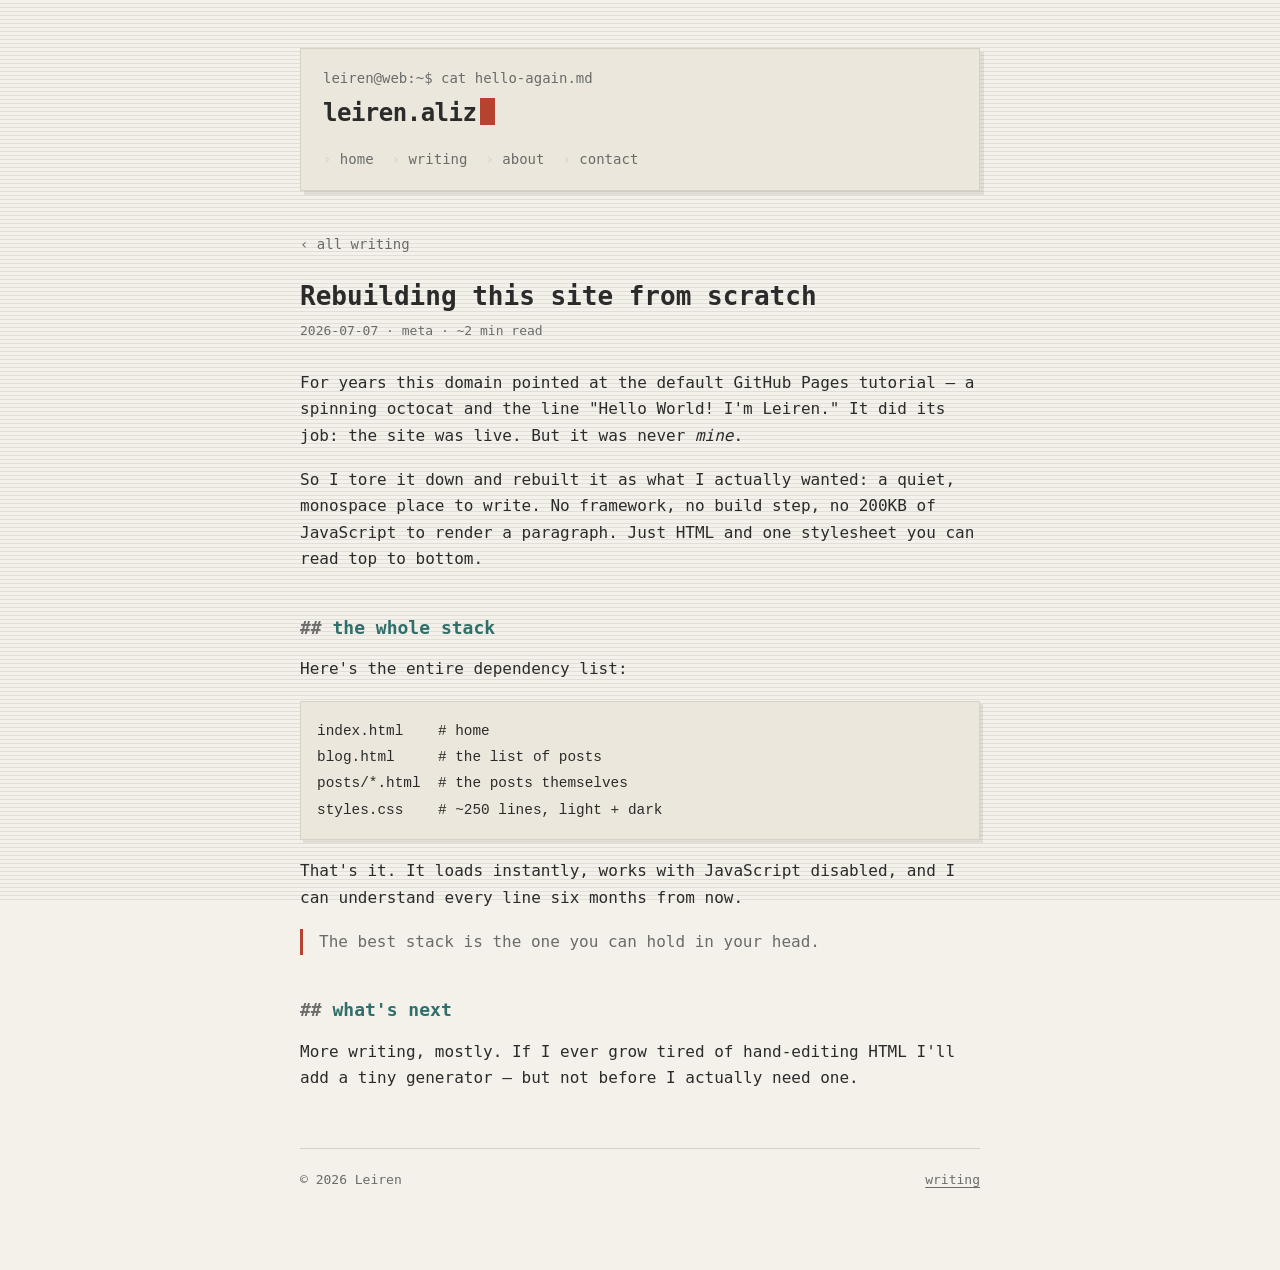
<file: posts/hello-again.html>
<!DOCTYPE html>
<html lang="en">
<head>
  <meta charset="utf-8" />
  <meta name="viewport" content="width=device-width, initial-scale=1" />
  <title>Rebuilding this site from scratch — leiren.aliz</title>
  <meta name="description" content="Notes on tearing down the default GitHub Pages template and building a real writing site." />
  <meta name="color-scheme" content="light dark" />
  <link href="../styles.css" rel="stylesheet" type="text/css" />
</head>

<body>
  <div class="wrap">

    <header class="masthead">
      <span class="prompt">leiren@web:~$ cat hello-again.md</span>
      <h1>leiren.aliz<span class="cursor" aria-hidden="true"></span></h1>
      <nav class="topnav" aria-label="Primary">
        <a href="../index.html">home</a>
        <a href="../blog.html">writing</a>
        <a href="../index.html#about">about</a>
        <a href="mailto:leiren.aliz@gmail.com">contact</a>
      </nav>
    </header>

    <main>
      <a class="backlink" href="../blog.html">all writing</a>

      <article class="post">
        <h1 class="post-title">Rebuilding this site from scratch</h1>
        <div class="meta">2026-07-07 · meta · ~2 min read</div>

        <p>
          For years this domain pointed at the default GitHub Pages
          tutorial — a spinning octocat and the line "Hello World! I'm
          Leiren." It did its job: the site was live. But it was never
          <em>mine</em>.
        </p>

        <p>
          So I tore it down and rebuilt it as what I actually wanted: a
          quiet, monospace place to write. No framework, no build step,
          no 200KB of JavaScript to render a paragraph. Just HTML and one
          stylesheet you can read top to bottom.
        </p>

        <h2>the whole stack</h2>
        <p>Here's the entire dependency list:</p>
        <pre><code>index.html    # home
blog.html     # the list of posts
posts/*.html  # the posts themselves
styles.css    # ~250 lines, light + dark</code></pre>

        <p>
          That's it. It loads instantly, works with JavaScript disabled,
          and I can understand every line six months from now.
        </p>

        <blockquote>
          The best stack is the one you can hold in your head.
        </blockquote>

        <h2>what's next</h2>
        <p>
          More writing, mostly. If I ever grow tired of hand-editing
          HTML I'll add a tiny generator — but not before I actually
          need one.
        </p>
      </article>
    </main>

    <footer class="site">
      <span>© 2026 Leiren</span>
      <span><a href="../blog.html">writing</a></span>
    </footer>

  </div>
</body>
</html>
</file>
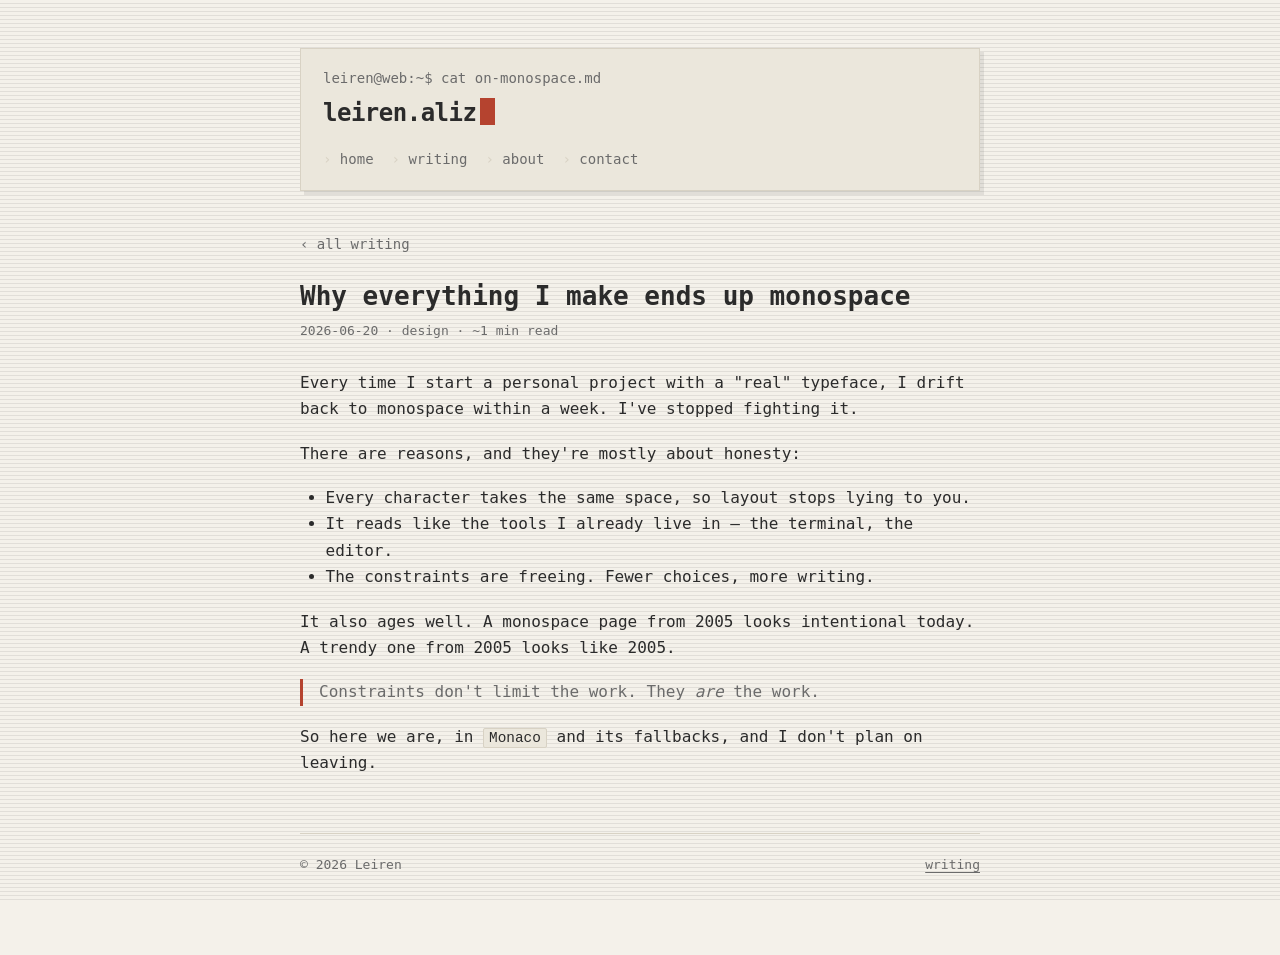
<file: posts/on-monospace.html>
<!DOCTYPE html>
<html lang="en">
<head>
  <meta charset="utf-8" />
  <meta name="viewport" content="width=device-width, initial-scale=1" />
  <title>Why everything I make ends up monospace — leiren.aliz</title>
  <meta name="description" content="A short defense of the monospace aesthetic in personal sites." />
  <meta name="color-scheme" content="light dark" />
  <link href="../styles.css" rel="stylesheet" type="text/css" />
</head>

<body>
  <div class="wrap">

    <header class="masthead">
      <span class="prompt">leiren@web:~$ cat on-monospace.md</span>
      <h1>leiren.aliz<span class="cursor" aria-hidden="true"></span></h1>
      <nav class="topnav" aria-label="Primary">
        <a href="../index.html">home</a>
        <a href="../blog.html">writing</a>
        <a href="../index.html#about">about</a>
        <a href="mailto:leiren.aliz@gmail.com">contact</a>
      </nav>
    </header>

    <main>
      <a class="backlink" href="../blog.html">all writing</a>

      <article class="post">
        <h1 class="post-title">Why everything I make ends up monospace</h1>
        <div class="meta">2026-06-20 · design · ~1 min read</div>

        <p>
          Every time I start a personal project with a "real" typeface,
          I drift back to monospace within a week. I've stopped fighting
          it.
        </p>

        <p>There are reasons, and they're mostly about honesty:</p>

        <ul>
          <li>Every character takes the same space, so layout stops lying to you.</li>
          <li>It reads like the tools I already live in — the terminal, the editor.</li>
          <li>The constraints are freeing. Fewer choices, more writing.</li>
        </ul>

        <p>
          It also ages well. A monospace page from 2005 looks
          intentional today. A trendy one from 2005 looks like 2005.
        </p>

        <blockquote>
          Constraints don't limit the work. They <em>are</em> the work.
        </blockquote>

        <p>
          So here we are, in <code>Monaco</code> and its fallbacks, and
          I don't plan on leaving.
        </p>
      </article>
    </main>

    <footer class="site">
      <span>© 2026 Leiren</span>
      <span><a href="../blog.html">writing</a></span>
    </footer>

  </div>
</body>
</html>
</file>
<file: styles.css>
/* ============================================================
   leiren.aliz — retro / mono
   A monospace, terminal-flavored personal writing site.
   Plain CSS, no build step. Light + dark via prefers-color-scheme.
   ============================================================ */

:root {
  --mono: "Monaco", "Menlo", "Consolas", "DejaVu Sans Mono",
          "Bitstream Vera Sans Mono", "Courier New", monospace;

  /* light (paper terminal) */
  --bg:        #f4f1ea;
  --bg-inset:  #ebe7dc;
  --fg:        #2b2b2b;
  --fg-dim:    #6b6b6b;
  --rule:      #d8d2c4;
  --accent:    #b5432f;   /* terminal red-orange */
  --accent-2:  #2f6f6a;   /* teal */
  --link:      #a83a27;
  --shadow:    rgba(0, 0, 0, 0.08);
}

@media (prefers-color-scheme: dark) {
  :root {
    --bg:        #14171a;
    --bg-inset:  #1c2024;
    --fg:        #d6dde2;
    --fg-dim:    #7f8a92;
    --rule:      #2a3036;
    --accent:    #e0765c;
    --accent-2:  #5fb3aa;
    --link:      #e08a72;
    --shadow:    rgba(0, 0, 0, 0.4);
  }
}

* { margin: 0; padding: 0; box-sizing: border-box; }

html { -webkit-text-size-adjust: 100%; }

body {
  font-family: var(--mono);
  background: var(--bg);
  color: var(--fg);
  line-height: 1.65;
  font-size: 16px;
  padding: 0 20px;
  /* faint scanline texture — subtle, disabled under reduced motion */
  background-image: repeating-linear-gradient(
    to bottom,
    transparent 0,
    transparent 3px,
    var(--shadow) 3px,
    var(--shadow) 4px
  );
  background-attachment: fixed;
  background-size: 100% 4px;
}

.wrap {
  max-width: 680px;
  margin: 0 auto;
  padding: 48px 0 80px;
}

/* ---------- masthead ---------- */

.masthead {
  border: 1px solid var(--rule);
  background: var(--bg-inset);
  padding: 18px 22px;
  margin-bottom: 40px;
  box-shadow: 4px 4px 0 var(--shadow);
}

.masthead .prompt {
  color: var(--fg-dim);
  font-size: 14px;
  display: block;
  margin-bottom: 4px;
}

.masthead h1 {
  font-size: 24px;
  font-weight: bold;
  letter-spacing: -0.5px;
}

.masthead h1 .cursor {
  display: inline-block;
  width: 0.6em;
  height: 1.1em;
  vertical-align: -0.15em;
  background: var(--accent);
  margin-left: 4px;
  animation: blink 1.1s steps(2, start) infinite;
}

@keyframes blink { to { visibility: hidden; } }

@media (prefers-reduced-motion: reduce) {
  .masthead h1 .cursor { animation: none; }
  body { background-image: none; }
}

/* ---------- nav ---------- */

nav.topnav {
  margin-top: 14px;
  display: flex;
  flex-wrap: wrap;
  gap: 6px 18px;
  font-size: 14px;
}

nav.topnav a {
  color: var(--fg-dim);
  text-decoration: none;
  border-bottom: 1px dashed transparent;
}

nav.topnav a:hover,
nav.topnav a[aria-current="page"] {
  color: var(--accent);
  border-bottom-color: var(--accent);
}

nav.topnav a::before { content: "› "; color: var(--rule); }

/* ---------- generic type ---------- */

a { color: var(--link); text-underline-offset: 3px; }
a:hover { text-decoration: underline; }

h2 {
  font-size: 18px;
  margin: 40px 0 14px;
  color: var(--accent-2);
}

h2::before { content: "## "; color: var(--fg-dim); }

p { margin: 0 0 16px; }

.lead { color: var(--fg-dim); }

ul.plain { list-style: none; }

hr {
  border: 0;
  border-top: 1px solid var(--rule);
  margin: 32px 0;
}

.ascii-rule {
  color: var(--rule);
  font-size: 14px;
  letter-spacing: 2px;
  overflow: hidden;
  white-space: nowrap;
  margin: 28px 0;
  user-select: none;
}

/* ---------- post list ---------- */

.postlist { list-style: none; }

.postlist li {
  padding: 14px 0;
  border-bottom: 1px solid var(--rule);
  display: flex;
  gap: 16px;
  align-items: baseline;
  flex-wrap: wrap;
}

.postlist time {
  color: var(--fg-dim);
  font-size: 13px;
  min-width: 96px;
  flex-shrink: 0;
}

.postlist a.title {
  color: var(--fg);
  text-decoration: none;
  font-weight: bold;
}

.postlist a.title:hover { color: var(--accent); }

.postlist .tag {
  font-size: 12px;
  color: var(--accent-2);
  border: 1px solid var(--rule);
  padding: 1px 7px;
  border-radius: 2px;
}

/* ---------- article ---------- */

article.post h1.post-title {
  font-size: 26px;
  line-height: 1.25;
  margin-bottom: 8px;
}

article.post .meta {
  color: var(--fg-dim);
  font-size: 13px;
  margin-bottom: 28px;
}

article.post p,
article.post ul,
article.post ol { margin-bottom: 18px; }

article.post ul,
article.post ol { padding-left: 1.6em; }

article.post blockquote {
  border-left: 3px solid var(--accent);
  padding-left: 16px;
  color: var(--fg-dim);
  margin: 0 0 18px;
}

article.post code {
  background: var(--bg-inset);
  border: 1px solid var(--rule);
  padding: 1px 5px;
  border-radius: 2px;
  font-size: 0.9em;
}

article.post pre {
  background: var(--bg-inset);
  border: 1px solid var(--rule);
  padding: 16px;
  overflow-x: auto;
  margin: 0 0 18px;
  box-shadow: 3px 3px 0 var(--shadow);
}

article.post pre code { background: none; border: 0; padding: 0; }

/* ---------- footer ---------- */

footer.site {
  margin-top: 56px;
  padding-top: 20px;
  border-top: 1px solid var(--rule);
  color: var(--fg-dim);
  font-size: 13px;
  display: flex;
  justify-content: space-between;
  flex-wrap: wrap;
  gap: 8px;
}

footer.site a { color: var(--fg-dim); }
footer.site a:hover { color: var(--accent); }

.backlink {
  display: inline-block;
  margin-bottom: 24px;
  font-size: 14px;
  color: var(--fg-dim);
  text-decoration: none;
}
.backlink:hover { color: var(--accent); }
.backlink::before { content: "‹ "; }
</file>
<file: fridge/styles.css>
:root {
  --bg: #f7f7f4;
  --card: #ffffff;
  --ink: #1f2421;
  --muted: #6b7280;
  --line: #e5e7eb;
  --accent: #2f7d6b;
  --accent-ink: #ffffff;
  --warn: #b45309;
  --warn-bg: #fef3c7;
  --bad: #b91c1c;
  --bad-bg: #fee2e2;
  --ok: #166534;
  --ok-bg: #dcfce7;
}

* { box-sizing: border-box; }

html, body {
  margin: 0;
  padding: 0;
  background: var(--bg);
  color: var(--ink);
  font-family: -apple-system, BlinkMacSystemFont, "Segoe UI", Roboto, Helvetica, Arial, sans-serif;
  line-height: 1.5;
}

main {
  max-width: 720px;
  margin: 0 auto;
  padding: 1.5rem 1rem 4rem;
}

header {
  text-align: center;
  margin-bottom: 2rem;
}

h1 {
  margin: 0;
  font-size: 2rem;
  letter-spacing: -0.02em;
}

.tagline {
  color: var(--muted);
  margin: 0.25rem 0 0;
}

h2 {
  font-size: 1.05rem;
  text-transform: uppercase;
  letter-spacing: 0.06em;
  color: var(--muted);
  margin: 0 0 0.75rem;
}

section {
  background: var(--card);
  border: 1px solid var(--line);
  border-radius: 12px;
  padding: 1rem 1.25rem;
  margin-bottom: 1rem;
}

.alerts {
  border-color: var(--warn);
  background: var(--warn-bg);
}

.alerts h2 {
  color: var(--warn);
}

#alert-list {
  list-style: none;
  margin: 0;
  padding: 0;
  display: flex;
  flex-wrap: wrap;
  gap: 0.5rem;
}

#alert-list li {
  background: white;
  border: 1px solid var(--warn);
  border-radius: 999px;
  padding: 0.25rem 0.75rem;
  font-size: 0.9rem;
}

form {
  display: grid;
  grid-template-columns: 2fr 1fr 1fr auto;
  gap: 0.5rem;
  align-items: end;
}

label {
  display: flex;
  flex-direction: column;
  font-size: 0.8rem;
  color: var(--muted);
  gap: 0.25rem;
}

input[type="text"],
input[type="date"] {
  font: inherit;
  padding: 0.5rem 0.6rem;
  border: 1px solid var(--line);
  border-radius: 8px;
  background: white;
  color: var(--ink);
  width: 100%;
}

input:focus {
  outline: 2px solid var(--accent);
  outline-offset: 1px;
  border-color: var(--accent);
}

button {
  font: inherit;
  cursor: pointer;
  border: 1px solid transparent;
  border-radius: 8px;
  padding: 0.55rem 0.9rem;
  background: var(--accent);
  color: var(--accent-ink);
  font-weight: 500;
}

button:hover { filter: brightness(1.05); }

.inventory-header {
  display: flex;
  justify-content: space-between;
  align-items: center;
  flex-wrap: wrap;
  gap: 0.5rem;
  margin-bottom: 0.75rem;
}

.inventory-header h2 { margin: 0; }

.count {
  font-weight: 400;
  color: var(--muted);
  text-transform: none;
  letter-spacing: 0;
}

.filters {
  display: flex;
  gap: 0.25rem;
  flex-wrap: wrap;
}

.filter {
  background: transparent;
  color: var(--muted);
  border: 1px solid var(--line);
  padding: 0.3rem 0.7rem;
  font-size: 0.85rem;
}

.filter.active {
  background: var(--ink);
  color: white;
  border-color: var(--ink);
}

#items {
  list-style: none;
  margin: 0;
  padding: 0;
  display: flex;
  flex-direction: column;
  gap: 0.5rem;
}

.item {
  display: grid;
  grid-template-columns: 1fr auto auto;
  gap: 0.75rem;
  align-items: center;
  padding: 0.75rem;
  border: 1px solid var(--line);
  border-radius: 10px;
  background: white;
}

.item.expired { border-color: var(--bad); background: var(--bad-bg); }
.item.soon { border-color: var(--warn); background: var(--warn-bg); }

.item-main { min-width: 0; }
.item-name {
  font-weight: 600;
  word-break: break-word;
}
.item-meta {
  font-size: 0.85rem;
  color: var(--muted);
  display: flex;
  gap: 0.6rem;
  flex-wrap: wrap;
}

.badge {
  font-size: 0.75rem;
  padding: 0.15rem 0.55rem;
  border-radius: 999px;
  font-weight: 500;
  white-space: nowrap;
}
.badge.fresh { background: var(--ok-bg); color: var(--ok); }
.badge.soon { background: white; color: var(--warn); border: 1px solid var(--warn); }
.badge.expired { background: white; color: var(--bad); border: 1px solid var(--bad); }
.badge.none { background: var(--line); color: var(--muted); }

.remove {
  background: transparent;
  color: var(--muted);
  border: 1px solid var(--line);
  padding: 0.35rem 0.6rem;
  font-size: 0.85rem;
}
.remove:hover { color: var(--bad); border-color: var(--bad); }

.empty {
  color: var(--muted);
  text-align: center;
  margin: 1rem 0 0;
  font-style: italic;
}

@media (max-width: 560px) {
  form {
    grid-template-columns: 1fr 1fr;
  }
  form label:first-child { grid-column: 1 / -1; }
  form button { grid-column: 1 / -1; }
}
</file>
